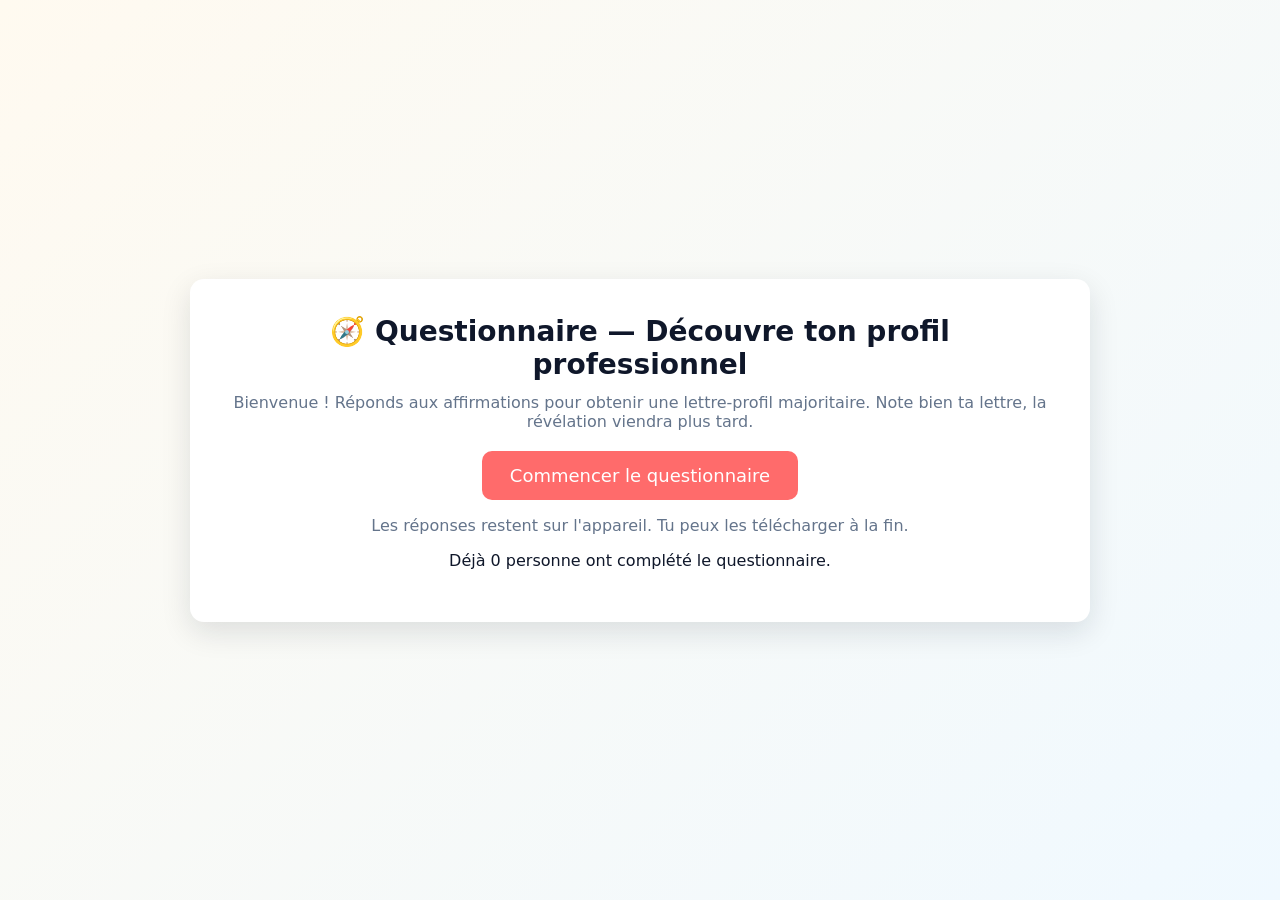
<file: index.html>
<!doctype html>
<html lang="fr">
<head>
  <meta charset="utf-8" />
  <meta name="viewport" content="width=device-width,initial-scale=1" />
  <title>🧭 Découvre ton profil professionnel</title>
  <link rel="stylesheet" href="css/styles.css" />
</head>
<body>
  <main class="hero">
    <div class="hero-card">
      <h1 class="site-title">🧭 Questionnaire — Découvre ton profil professionnel</h1>
      <p class="lead">Bienvenue ! Réponds aux affirmations pour obtenir une lettre‑profil majoritaire. Note bien ta lettre, la révélation viendra plus tard.</p>

      <p class="cta">
        <a class="btn large" href="questionnaire.html">Commencer le questionnaire</a>
      </p>

      <p class="note">Les réponses restent sur l'appareil. Tu peux les télécharger à la fin.</p>
      <p class="stat" id="completion-line">Chargement du nombre de participations…</p>
    </div>
  </main>

  <script src="js/app.js"></script>
  <script>
    // affiche le nombre de complétions sur la page d'accueil
    (async function(){
      try{
        const n = await App.fetchCompletionCount();
        const el = document.getElementById('completion-line');
        if(typeof n === 'number'){
          el.textContent = `Déjà ${n} personne${n>1?'s':''} ont complété le questionnaire.`;
        } else {
          el.textContent = '';
        }
      }catch(e){ console.warn(e); }
    })();
  </script>
</body>
</html>
</file>
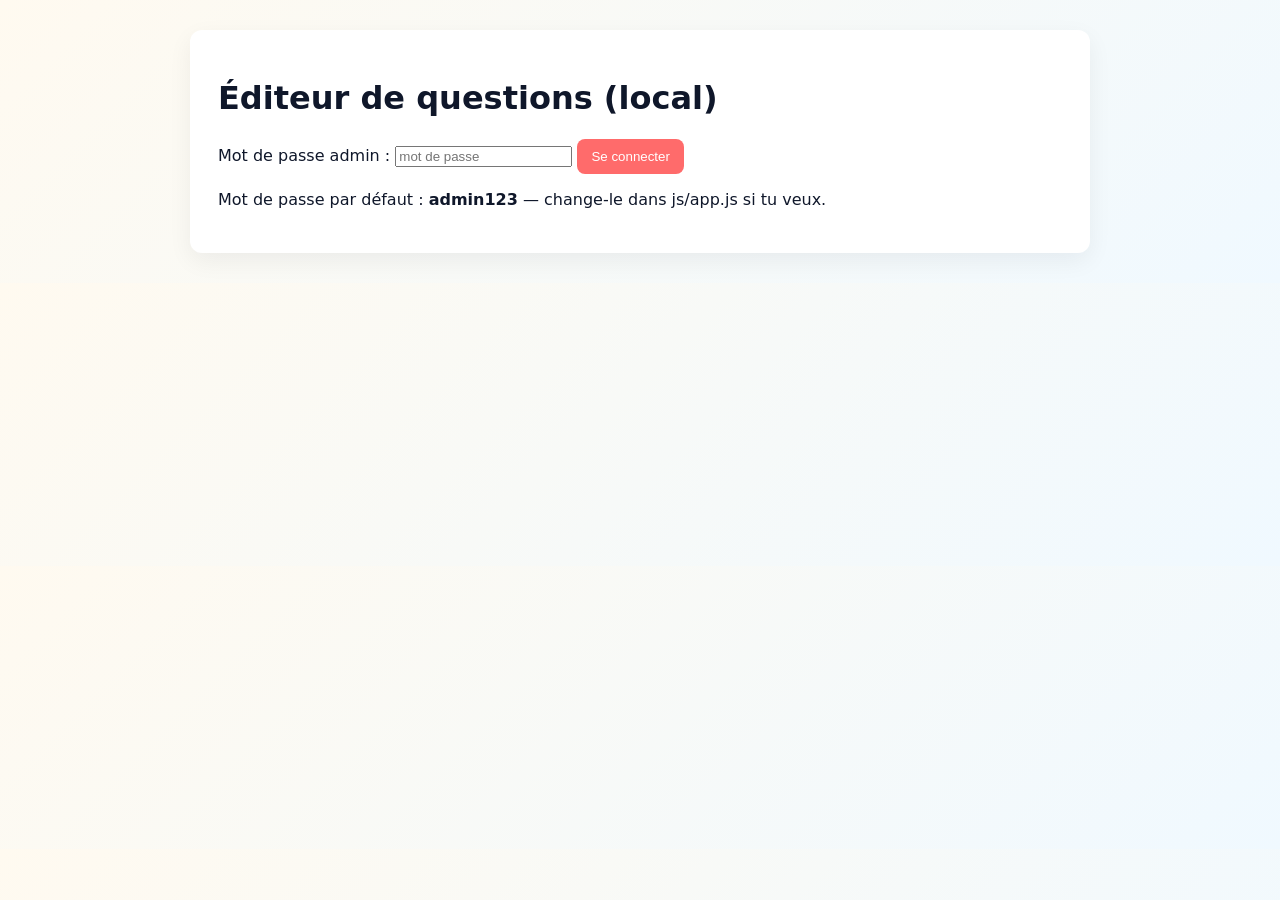
<file: admin.html>
<!doctype html>
<html lang="fr">
<head>
  <meta charset="utf-8" />
  <meta name="viewport" content="width=device-width,initial-scale=1" />
  <title>Admin — Modifier les questions</title>
  <link rel="stylesheet" href="css/styles.css" />
</head>
<body>
  <main class="container">
    <h1>Éditeur de questions (local)</h1>

    <div id="login">
      <label>Mot de passe admin :
        <input id="pwd" type="password" placeholder="mot de passe" />
      </label>
      <button id="login-btn" class="btn">Se connecter</button>
      <p class="hint">Mot de passe par défaut : <strong>admin123</strong> — change‑le dans js/app.js si tu veux.</p>
    </div>

    <div id="editor" class="hidden">
      <p>Édite le JSON des questions ci‑dessous puis clique <strong>Enregistrer localement</strong>. Cela sauvegarde dans ton navigateur (localStorage) pour tester.</p>
      <textarea id="questions-json" rows="16"></textarea>
      <p class="editor-actions">
        <button id="save-btn" class="btn">Enregistrer localement</button>
        <button id="reset-btn" class="btn ghost">Réinitialiser au défaut</button>
        <a class="btn ghost" href="index.html">Retour</a>
      </p>
      <p class="note">Pour que les modifications soient visibles par tout le monde, édite <code>data/questions.json</code> dans le repo et redéploie (voir instructions).</p>
    </div>
  </main>

  <script src="js/app.js"></script>
  <script>
    const DEFAULT_PWD = 'Popotilande_123'; // change si tu veux (ou dans app.js)
    document.getElementById('login-btn').addEventListener('click', async () => {
      const val = document.getElementById('pwd').value;
      if (val === DEFAULT_PWD) {
        document.getElementById('login').classList.add('hidden');
        document.getElementById('editor').classList.remove('hidden');
        const q = await App.loadQuestions();
        document.getElementById('questions-json').value = JSON.stringify(q, null, 2);
      } else {
        alert('Mot de passe incorrect.');
      }
    });

    document.getElementById('save-btn').addEventListener('click', () => {
      try {
        const parsed = JSON.parse(document.getElementById('questions-json').value);
        App.saveQuestionsLocal(parsed);
        alert('Questions enregistrées localement (localStorage).');
      } catch (e) {
        alert('JSON invalide : ' + e.message);
      }
    });

    document.getElementById('reset-btn').addEventListener('click', async () => {
      if (!confirm('Réinitialiser aux questions par défaut ?')) return;
      localStorage.removeItem('questions');
      const q = await App.loadQuestions(true);
      document.getElementById('questions-json').value = JSON.stringify(q, null, 2);
      alert('Réinitialisé.');
    });
  </script>
</body>
</html>
</file>
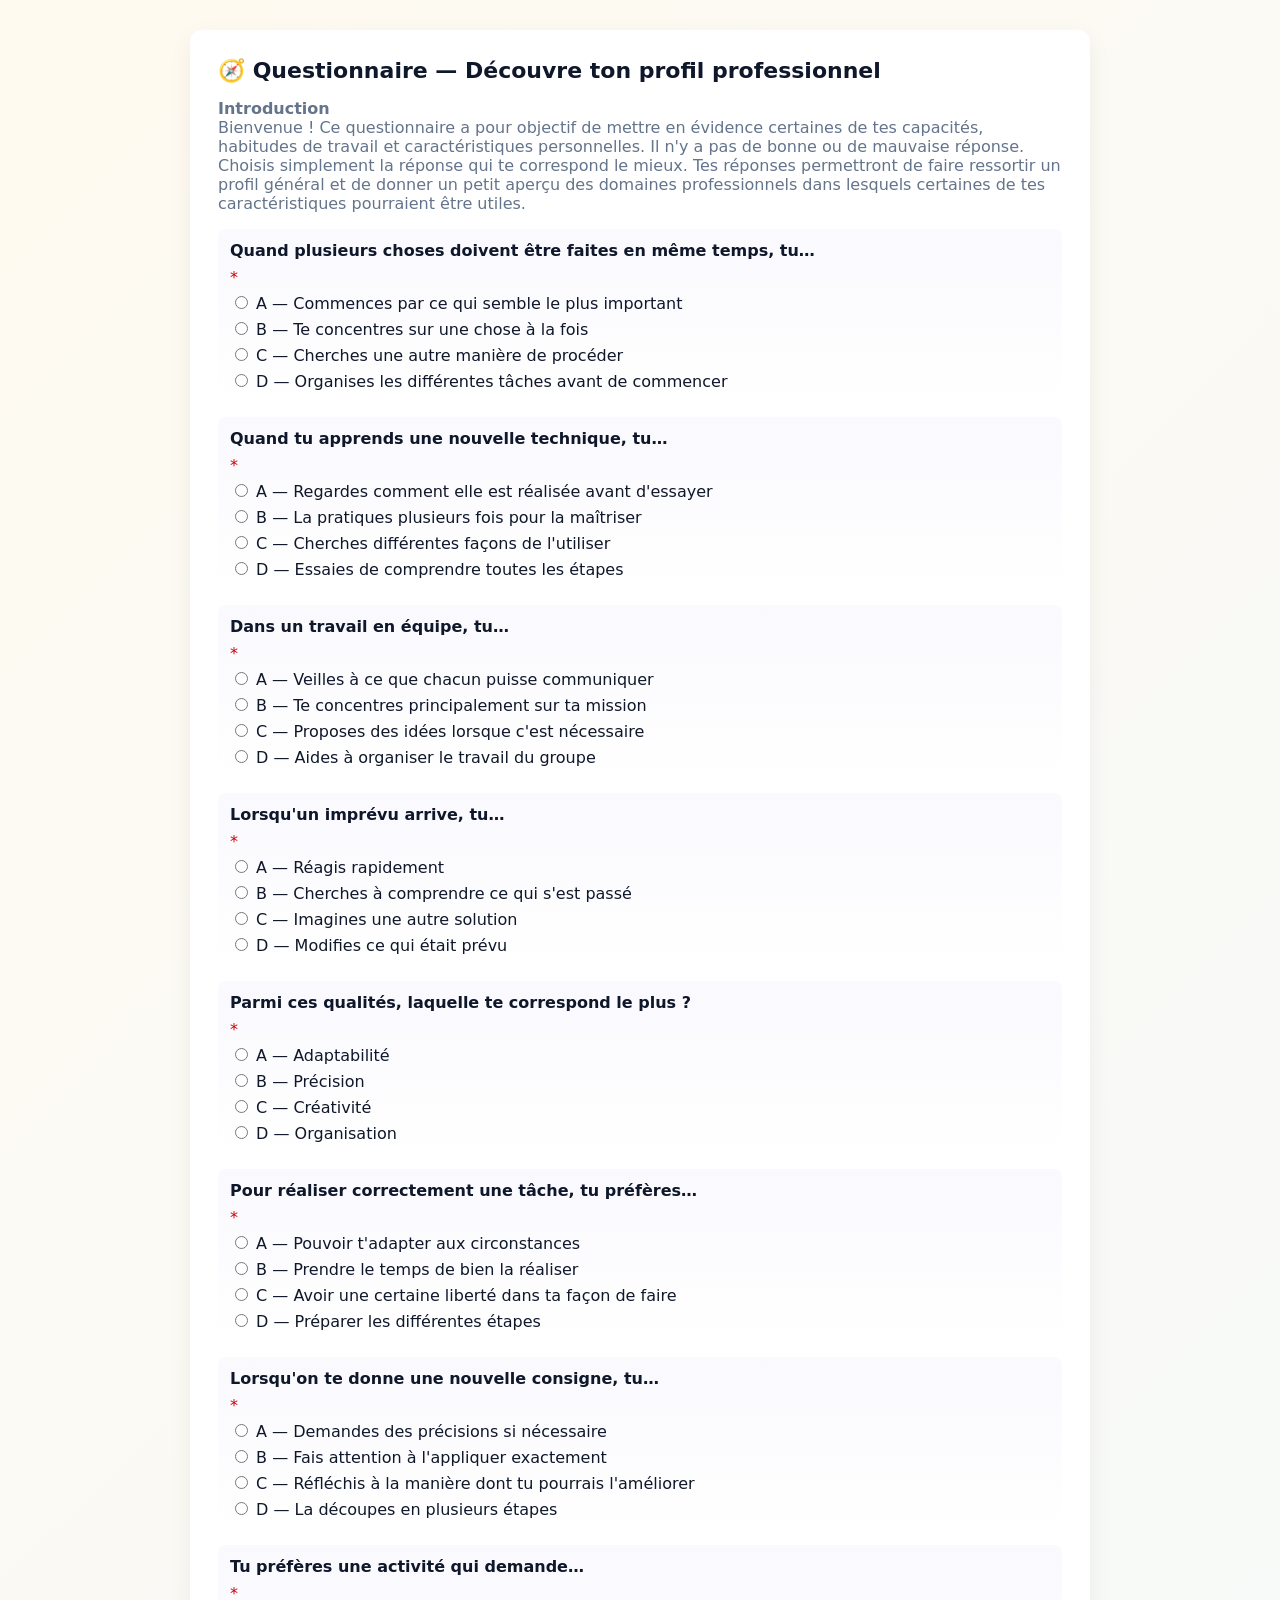
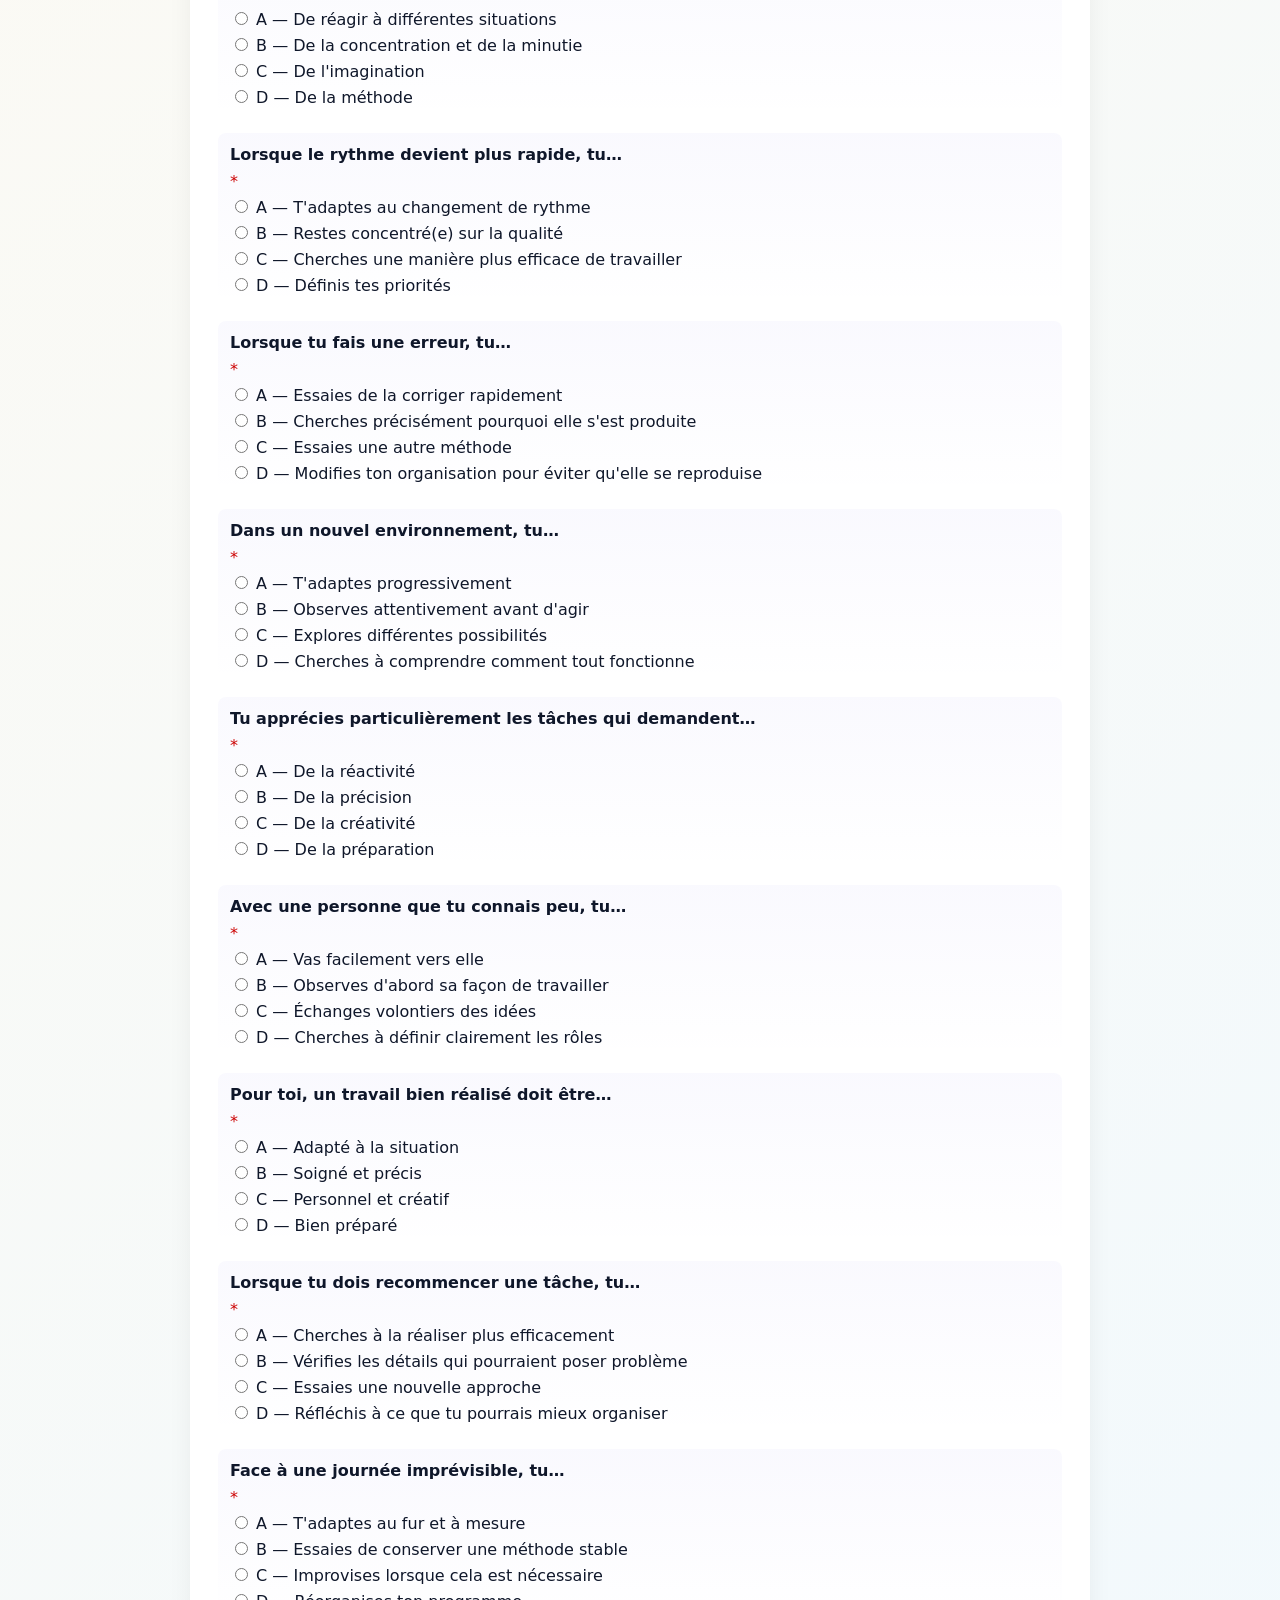
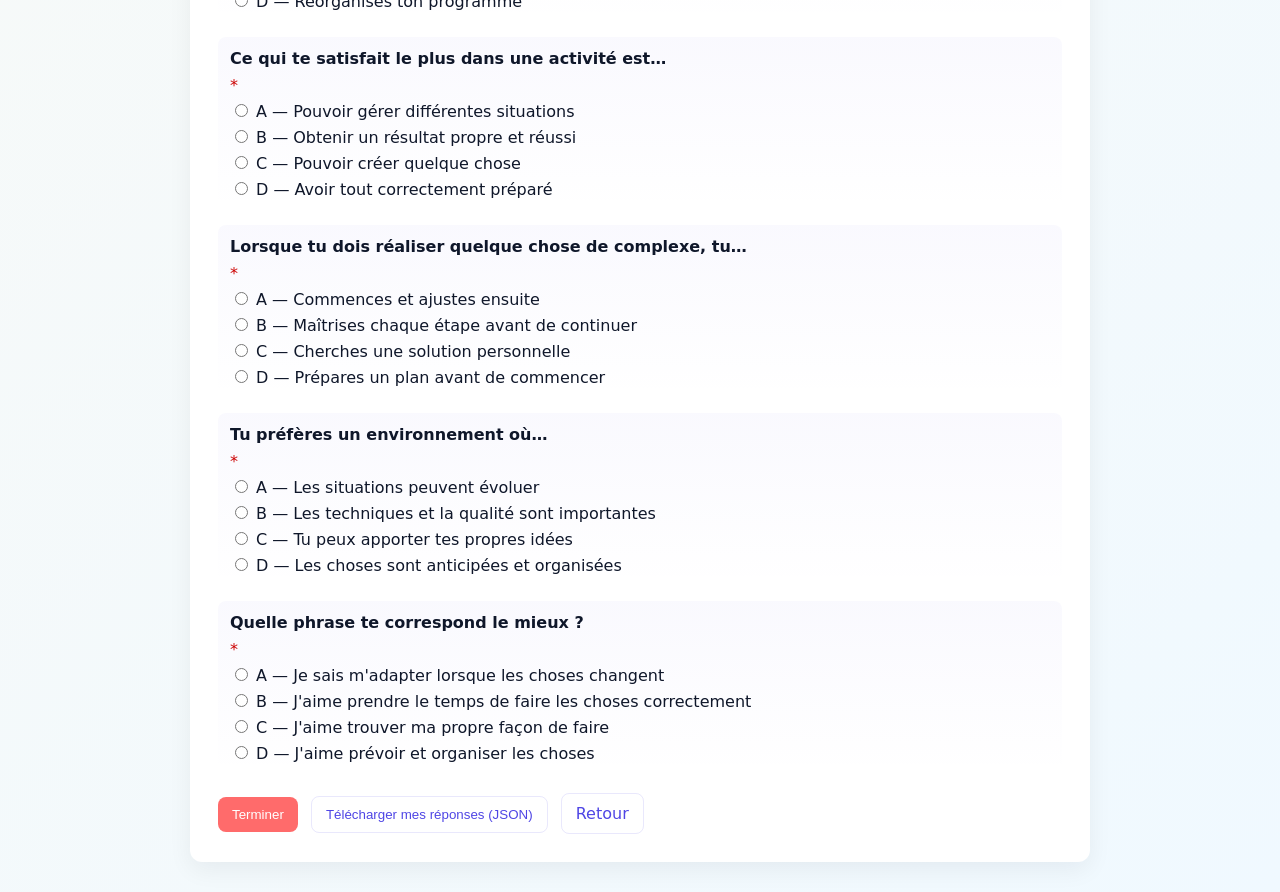
<file: questionnaire.html>
<!doctype html>
<html lang="fr">
<head>
  <meta charset="utf-8" />
  <meta name="viewport" content="width=device-width,initial-scale=1" />
  <title>Questionnaire — Trouve ton domaine</title>
  <link rel="stylesheet" href="css/styles.css" />
</head>
<body>
  <main class="container">
    <h1 class="page-title">🧭 Questionnaire — Découvre ton profil professionnel</h1>

    <section class="intro">
      <p><strong>Introduction</strong><br>
      Bienvenue ! Ce questionnaire a pour objectif de mettre en évidence certaines de tes capacités, habitudes de travail et caractéristiques personnelles. Il n'y a pas de bonne ou de mauvaise réponse. Choisis simplement la réponse qui te correspond le mieux. Tes réponses permettront de faire ressortir un profil général et de donner un petit aperçu des domaines professionnels dans lesquels certaines de tes caractéristiques pourraient être utiles.</p>
    </section>

    <div id="questions"></div>

    <div class="actions">
      <button id="submit-btn" class="btn">Terminer</button>
      <button id="export-btn" class="btn ghost">Télécharger mes réponses (JSON)</button>
      <a class="btn ghost" href="index.html">Retour</a>
    </div>

    <div id="thanks" class="hidden result-card">
      <h2>🎉 Ton résultat est prêt !</h2>
      <p>Après analyse de tes réponses, une lettre ressort majoritairement de ton profil.</p>
      <p class="result-code">🔐 Ta lettre : <span id="result-code" class="big-letter"></span></p>
      <p id="completion-stat" class="muted"></p>
      <p class="warning">⚠️ Cette lettre ne constitue ni un diagnostic, ni une décision concernant ton avenir professionnel. Merci de conserver précieusement ta lettre : sa signification sera révélée ultérieurement.</p>
      <p>📸 Pense à faire une capture d'écran ou à noter ton résultat.</p>
    </div>
  </main>

  <script src="js/app.js"></script>
  <script>
    (async function(){
      const questions = await App.loadQuestions();
      App.renderQuestionnaire('questions', questions);

      document.getElementById('submit-btn').addEventListener('click', async () => {
        const answers = App.collectAnswers('questions');
        const code = App.computeResult(answers);
        document.getElementById('result-code').textContent = code || 'N/A';
        document.getElementById('thanks').classList.remove('hidden');
        document.getElementById('thanks').scrollIntoView({behavior: 'smooth'});

        try{
          // incrémente le compteur global de complétions
          const newCount = await App.incrementCompletionCount();
          const statEl = document.getElementById('completion-stat');
          if(typeof newCount === 'number'){
            statEl.textContent = `Nombre total de participations complètes : ${newCount}`;
          }
        }catch(e){ console.warn('count increment failed', e); }
      });

      document.getElementById('export-btn').addEventListener('click', () => {
        const answers = App.collectAnswers('questions');
        const blob = new Blob([JSON.stringify(answers, null, 2)], {type: 'application/json'});
        const url = URL.createObjectURL(blob);
        const a = document.createElement('a');
        a.href = url;
        a.download = 'mes-reponses.json';
        document.body.appendChild(a);
        a.click();
        a.remove();
        URL.revokeObjectURL(url);
      });
    })();
  </script>
</body>
</html>
</file>
<file: css/styles.css>
:root{
  --bg:linear-gradient(135deg,#fffaf0,#f0f9ff);
  --card:#ffffff;
  --accent:#ff6b6b;
  --accent-2:#4f46e5;
  --muted:#64748b;
  font-family: 'Inter', system-ui, -apple-system, 'Segoe UI', Roboto, 'Helvetica Neue', Arial;
  color:#0f172a;
}
*{box-sizing:border-box}
body{margin:0; background:var(--bg);}
.hero{display:flex; align-items:center; justify-content:center; min-height:100vh; padding:40px;}
.hero-card{max-width:900px; width:100%; background:var(--card); padding:36px; border-radius:14px; box-shadow:0 10px 30px rgba(15,23,42,0.12); text-align:center}
.site-title{margin:0 0 12px; font-size:28px}
.lead{color:var(--muted); margin:0 0 20px}
.cta .btn.large{padding:14px 28px; font-size:18px; border-radius:10px}
.note{color:var(--muted); margin-top:14px}
.container{max-width:900px; margin:30px auto; background:var(--card); padding:28px; border-radius:12px; box-shadow:0 8px 24px rgba(15,23,42,0.06)}
.page-title{margin-top:0; font-size:22px}
.intro{color:var(--muted); margin-bottom:14px}
.question{margin:14px 0; padding:12px; border-radius:8px; background:linear-gradient(180deg, rgba(79,70,229,0.03), transparent);}
.question strong{display:block; margin-bottom:8px}
input[type=text], textarea{width:100%; padding:10px; border-radius:8px; border:1px solid #e6eef8}
.actions{margin-top:18px}
.btn{display:inline-block; padding:10px 14px; background:var(--accent); color:white; text-decoration:none; border-radius:8px; border:none; cursor:pointer}
.btn.ghost{background:transparent; color:var(--accent-2); border:1px solid rgba(79,70,229,0.12); margin-left:8px}
.hidden{display:none}
.result-card{margin-top:18px; padding:16px; border-radius:10px; background:linear-gradient(90deg, rgba(16,185,129,0.06), transparent);}
.big-letter{font-size:40px; font-weight:700; color:var(--accent-2); margin-left:8px}
.result-code{font-size:18px}
.warning{color:#92400e}
@media (max-width:600px){.hero-card{padding:20px}.site-title{font-size:20px}.big-letter{font-size:36px}}
</file>
